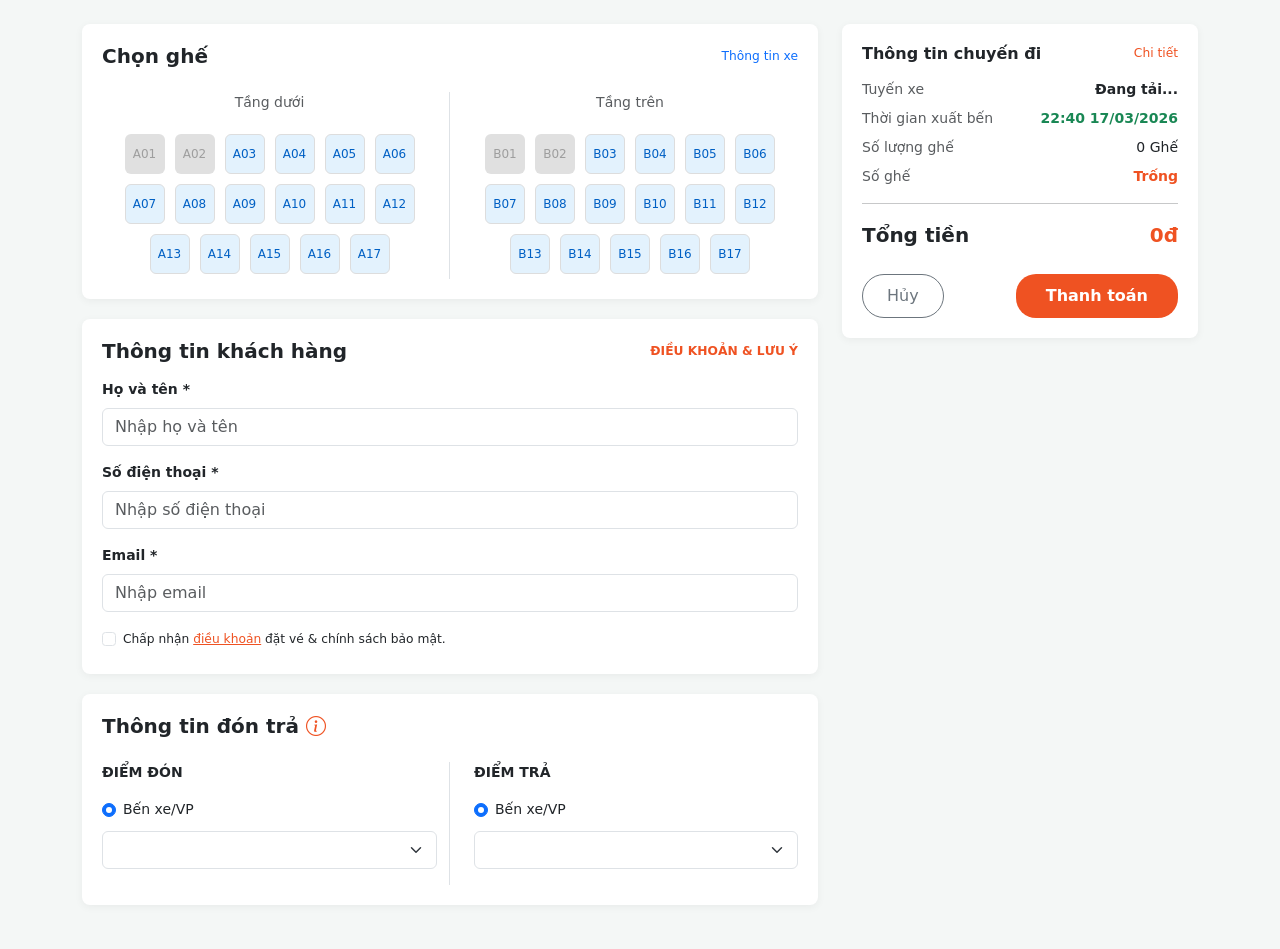
<file: src/main/resources/templates/booking.html>
<!doctype html>
<html xmlns:th="http://www.thymeleaf.org">
  <head>
    <meta charset="UTF-8" />
    <title>BanVeXe - Đặt vé</title>
    <link
      href="https://cdn.jsdelivr.net/npm/bootstrap@5.3.0/dist/css/bootstrap.min.css"
      rel="stylesheet"
    />
    <link
      rel="stylesheet"
      href="https://cdn.jsdelivr.net/npm/bootstrap-icons@1.11.3/font/bootstrap-icons.min.css"
    />
    <style>
      :root {
        --futa-orange: #ef5222;
      }
      body {
        background-color: #f4f7f6;
        font-size: 14px;
      }
      .card-custom {
        background: white;
        border-radius: 8px;
        padding: 20px;
        margin-bottom: 20px;
        border: none;
        box-shadow: 0 2px 8px rgba(0, 0, 0, 0.05);
      }
      .seat {
        width: 40px;
        height: 40px;
        border: 1px solid #ddd;
        border-radius: 6px;
        display: flex;
        align-items: center;
        justify-content: center;
        cursor: pointer;
        background: #e3f2fd;
        color: #0060c4;
        margin: 5px;
        font-size: 12px;
      }
      .seat.booked {
        background: #e0e0e0;
        color: #9e9e9e;
        cursor: not-allowed;
        border: none;
      }
      .seat.selecting {
        background: #fff3f0;
        border: 1px solid var(--futa-orange);
        color: var(--futa-orange);
        font-weight: bold;
      }
      .text-orange {
        color: var(--futa-orange);
      }
      .btn-payment {
        background-color: var(--futa-orange);
        color: white;
        border: none;
        padding: 10px 30px;
        border-radius: 20px;
        font-weight: bold;
      }
    </style>
  </head>
  <body>
    <div class="container py-4">
      <div class="row">
        <div class="col-lg-8">
          <div class="card-custom">
            <div class="d-flex justify-content-between align-items-center mb-4">
              <h5 class="fw-bold m-0">Chọn ghế</h5>
              <a href="#" class="text-primary text-decoration-none small"
                >Thông tin xe</a
              >
            </div>
            <div class="row text-center">
              <div class="col-6 border-end">
                <p class="text-muted">Tầng dưới</p>
                <div
                  class="d-flex flex-wrap justify-content-center"
                  id="lower-deck"
                ></div>
              </div>
              <div class="col-6">
                <p class="text-muted">Tầng trên</p>
                <div
                  class="d-flex flex-wrap justify-content-center"
                  id="upper-deck"
                ></div>
              </div>
            </div>
          </div>

          <div class="card-custom">
            <div class="d-flex justify-content-between align-items-center mb-3">
              <h5 class="fw-bold m-0">Thông tin khách hàng</h5>
              <a href="#" class="text-orange text-decoration-none fw-bold small"
                >ĐIỀU KHOẢN & LƯU Ý</a
              >
            </div>
            <div class="row g-3">
              <div class="col-md-12">
                <label class="form-label fw-bold">Họ và tên *</label>
                <input
                  type="text"
                  id="fullName"
                  class="form-control"
                  placeholder="Nhập họ và tên"
                />
              </div>
              <div class="col-md-12">
                <label class="form-label fw-bold">Số điện thoại *</label>
                <input
                  type="text"
                  id="phone"
                  class="form-control"
                  placeholder="Nhập số điện thoại"
                />
              </div>
              <div class="col-md-12">
                <label class="form-label fw-bold">Email *</label>
                <input
                  type="email"
                  id="email"
                  class="form-control"
                  placeholder="Nhập email"
                />
              </div>
              <div class="col-12 mt-3">
                <div class="form-check">
                  <input class="form-check-input" type="checkbox" id="terms" />
                  <label class="form-check-label small" for="terms">
                    Chấp nhận <a href="#" class="text-orange">điều khoản</a> đặt
                    vé & chính sách bảo mật.
                  </label>
                </div>
              </div>
            </div>
          </div>

          <div class="card-custom">
            <h5 class="fw-bold mb-4">
              Thông tin đón trả <i class="bi bi-info-circle text-orange"></i>
            </h5>
            <div class="row">
              <div class="col-md-6 border-end">
                <p class="fw-bold">ĐIỂM ĐÓN</p>
                <div class="form-check mb-2">
                  <input
                    class="form-check-input"
                    type="radio"
                    name="pick"
                    checked
                  />
                  <label class="form-check-label">Bến xe/VP</label>
                </div>
                <select class="form-select mb-3" id="pickPoint"></select>
              </div>
              <div class="col-md-6 ps-md-4">
                <p class="fw-bold">ĐIỂM TRẢ</p>
                <div class="form-check mb-2">
                  <input
                    class="form-check-input"
                    type="radio"
                    name="drop"
                    checked
                  />
                  <label class="form-check-label">Bến xe/VP</label>
                </div>
                <select class="form-select mb-3" id="dropPoint"></select>
              </div>
            </div>
          </div>
        </div>

        <div class="col-lg-4">
          <div class="card-custom">
            <div class="d-flex justify-content-between align-items-center mb-3">
              <h6 class="fw-bold m-0">Thông tin chuyến đi</h6>
              <a href="#" class="text-orange text-decoration-none small"
                >Chi tiết</a
              >
            </div>
            <div class="d-flex justify-content-between mb-2">
              <span class="text-muted">Tuyến xe</span>
              <span class="fw-bold" id="route-name">Đang tải...</span>
            </div>
            <div class="d-flex justify-content-between mb-2">
              <span class="text-muted">Thời gian xuất bến</span>
              <span class="text-success fw-bold">22:40 17/03/2026</span>
            </div>
            <div class="d-flex justify-content-between mb-2">
              <span class="text-muted">Số lượng ghế</span>
              <span id="seat-count">0 Ghế</span>
            </div>
            <div class="d-flex justify-content-between">
              <span class="text-muted">Số ghế</span>
              <span class="text-orange fw-bold" id="seat-list">Trống</span>
            </div>
            <hr />
            <div class="d-flex justify-content-between align-items-center">
              <span class="fw-bold fs-5">Tổng tiền</span>
              <span class="text-orange fw-bold fs-5" id="total-price">0đ</span>
            </div>
            <div class="mt-4 d-flex justify-content-between">
              <button
                class="btn btn-outline-secondary rounded-pill px-4"
                onclick="history.back()"
              >
                Hủy
              </button>
              <button class="btn btn-payment" onclick="submitBooking()">
                Thanh toán
              </button>
            </div>
          </div>
        </div>
      </div>
    </div>

    <script>
      const API_BASE = "http://localhost:8080/api";
      const urlParams = new URLSearchParams(window.location.search);
      const routeId = urlParams.get("routeId");
      const tripId =
        urlParams.get("tripId") || sessionStorage.getItem("tripId");

      let selectedSeats = [];
      let pricePerSeat = 0; // ✅ FIX: dùng let

      document.addEventListener("DOMContentLoaded", () => {
        loadRouteInfo();
        loadTripInfo(); // 🔥 load giá vé
        renderSeats();
        loadUserInfo();
      });

      // =========================
      // 🔥 LOAD TRIP (LẤY GIÁ)
      // =========================
      async function loadTripInfo() {
        const urlParams = new URLSearchParams(window.location.search);
        const tripId = urlParams.get("tripId");

        if (!tripId) {
          console.error("Không tìm thấy tripId trên URL");
          return;
        }

        try {
          // Đảm bảo dùng đúng đường dẫn API
          const res = await fetch(`${API_BASE}/trips/${tripId}`);

          if (!res.ok) {
            console.error("Lỗi server khi lấy thông tin Trip:", res.status);
            return;
          }

          const data = await res.json();
          console.log("Dữ liệu Trip nhận được:", data);

          // FIX: Kiểm tra chính xác tên trường Backend trả về (có thể là price hoặc pricePerTicket)
          pricePerSeat = data.pricePerTicket || data.price || 0;

          // Cập nhật giao diện nếu có thông tin thời gian xuất bến từ DB
          if (data.departureTime) {
            const date = new Date(data.departureTime);
            const timeStr = date.toLocaleTimeString("vi-VN", {
              hour: "2-digit",
              minute: "2-digit",
            });
            const dateStr = date.toLocaleDateString("vi-VN");
            document.querySelector(".text-success.fw-bold").innerText =
              `${timeStr} ${dateStr}`;
          }

          updateSummary(); // Gọi hàm này để tính lại tiền (0 ghế * giá)
        } catch (e) {
          console.error("Lỗi kết nối API Trip:", e);
        }
      }

      // =========================
      // LOAD ROUTE
      // =========================
      async function loadRouteInfo() {
        if (!routeId) return;

        try {
          const res = await fetch(`${API_BASE}/routes/${routeId}`);
          const data = await res.json();

          document.getElementById("route-name").innerText =
            `${data.departureLocation} - ${data.arrivalLocation}`;

          document.getElementById("pickPoint").innerHTML =
            `<option>BX ${data.departureLocation}</option>`;
          document.getElementById("dropPoint").innerHTML =
            `<option>BX ${data.arrivalLocation}</option>`;
        } catch (e) {
          console.error(e);
        }
      }

      // =========================
      // VẼ GHẾ
      // =========================
      function renderSeats() {
        const lower = document.getElementById("lower-deck");
        const upper = document.getElementById("upper-deck");

        // Giả lập danh sách ghế đã có người đặt từ database
        const booked = ["A01", "A02", "B01", "B02"];

        let lowerHtml = "";
        let upperHtml = "";

        for (let i = 1; i <= 17; i++) {
          const code = i < 10 ? `0${i}` : i;
          lowerHtml += createSeat("A" + code, booked);
          upperHtml += createSeat("B" + code, booked);
        }

        lower.innerHTML = lowerHtml;
        upper.innerHTML = upperHtml;
      }

      function createSeat(id, booked) {
        const isBooked = booked.includes(id);

        return `
      <div class="seat ${isBooked ? "booked" : ""}" 
        id="seat-${id}" 
        onclick="${isBooked ? "" : `selectSeat('${id}')`}">
        ${id}
      </div>`;
      }

      // =========================
      // CHỌN GHẾ
      // =========================
      function selectSeat(id) {
        const el = document.getElementById(`seat-${id}`);

        if (selectedSeats.includes(id)) {
          selectedSeats = selectedSeats.filter((s) => s !== id);
          el.classList.remove("selecting");
        } else {
          if (selectedSeats.length >= 5) {
            return alert("Chỉ được chọn tối đa 5 ghế!");
          }
          selectedSeats.push(id);
          el.classList.add("selecting");
        }

        updateSummary();
      }

      // =========================
      // CẬP NHẬT GIÁ
      // =========================
      function updateSummary() {
        document.getElementById("seat-count").innerText =
          selectedSeats.length + " Ghế";

        document.getElementById("seat-list").innerText =
          selectedSeats.length > 0 ? selectedSeats.join(", ") : "Trống";

        document.getElementById("total-price").innerText =
          (selectedSeats.length * pricePerSeat).toLocaleString() + "đ";
      }

      // =========================
      // LOAD USER
      // =========================
      function loadUserInfo() {
        const userData = localStorage.getItem("user");
        if (userData && userData !== "undefined") {
          const user = JSON.parse(userData);
          // Tiến hành đổ dữ liệu vào Form (Họ tên, Email, SĐT)
        } else {
          console.warn("Chưa có thông tin người dùng trong storage.");
        }
      }

      // =========================
      // SUBMIT BOOKING
      // =========================
      async function submitBooking() {
        const name = document.getElementById("fullName").value.trim();
        const phone = document.getElementById("phone").value.trim();
        const email = document.getElementById("email").value.trim();
        const userId = localStorage.getItem("userId");
        if (selectedSeats.length === 0) return alert("Vui lòng chọn ghế!");

        // Kiểm tra thông tin tự nhập
        if (!name || !phone || !email) {
          return alert("Vui lòng nhập đầy đủ thông tin khách hàng!");
        }

        if (!document.getElementById("terms").checked) {
          return alert("Bạn phải đồng ý với điều khoản!");
        }
        if (!userId) {
          alert("Vui lòng đăng nhập để đặt vé!");
          window.location.href = "/login";
          return;
        }
        const routeName = document.getElementById("route-name").innerText;

        const bookingData = {
          tripId: tripId,
          userId: userId,
          seats: selectedSeats,
          customerName: name,
          customerPhone: phone,
          customerEmail: email,
          routeName: routeName,
          totalAmount: selectedSeats.length * pricePerSeat,
        };

        // Lưu vào sessionStorage để trang /payment có thể lấy ra dùng
        sessionStorage.setItem("pendingBooking", JSON.stringify(bookingData));
        window.location.href = "/payment";
      }
    </script>
  </body>
</html>
</file>
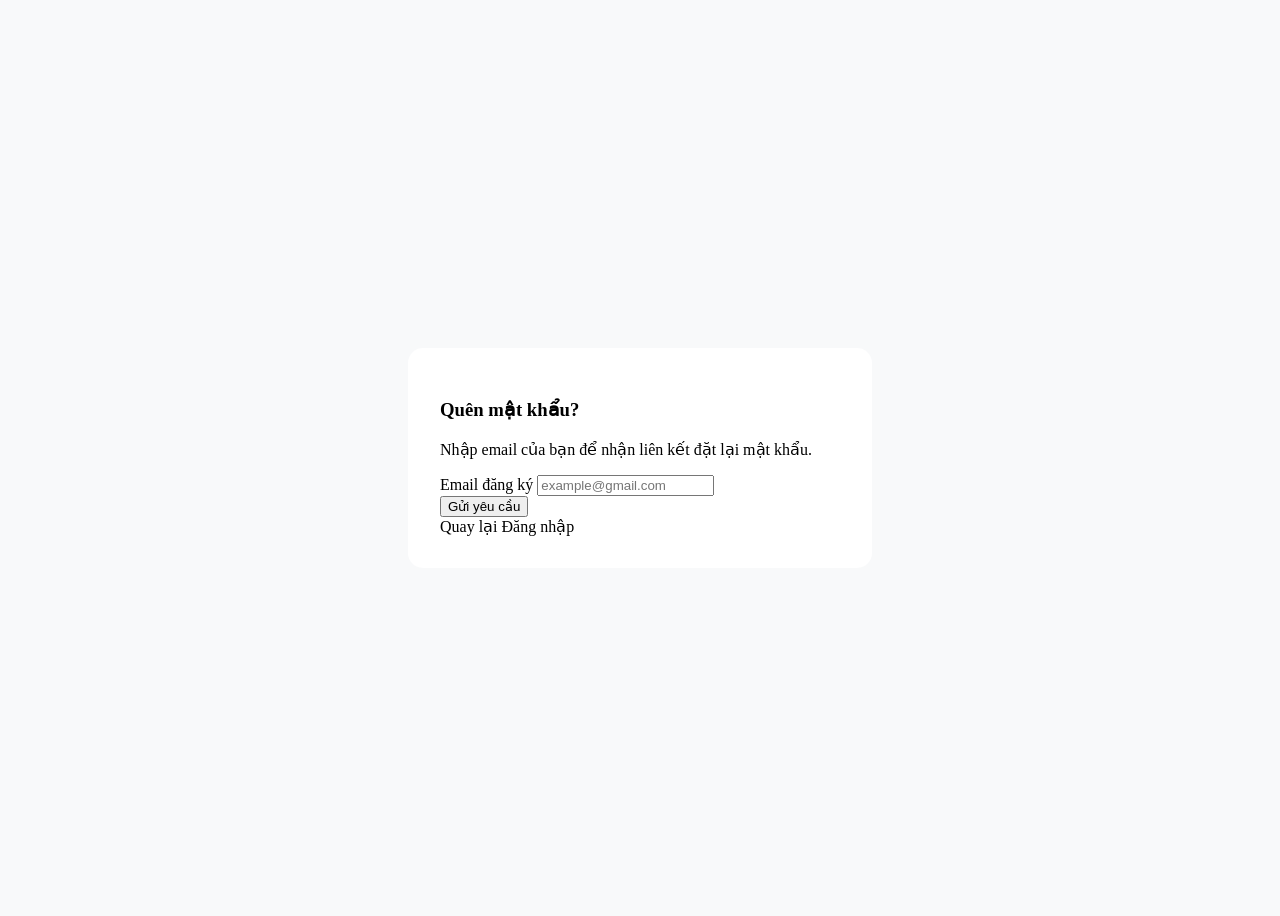
<file: src/main/resources/templates/forgot-password.html>
<!DOCTYPE html>
<html xmlns:th="http://www.thymeleaf.org">
<head>
    <title>Quên mật khẩu - BANVEXE</title>
    <link th:href="@{https://cdn.jsdelivr.net/npm/bootstrap@5.3.0/dist/css/bootstrap.min.css}" rel="stylesheet" />
    <style>
        body { background-color: #f8f9fa; display: flex; align-items: center; min-height: 100vh; }
        .forgot-card { max-width: 400px; width: 100%; margin: auto; padding: 2rem; border-radius: 15px; background: white; shadow: 0 4px 6px rgba(0,0,0,0.1); }
    </style>
</head>
<body>
    <div class="forgot-card shadow-sm">
        <h3 class="fw-bold text-danger text-center mb-3">Quên mật khẩu?</h3>
        <p class="text-muted text-center small mb-4">Nhập email của bạn để nhận liên kết đặt lại mật khẩu.</p>
        
        <form th:action="@{/forgot-password}" method="post">
            <div class="mb-3">
                <label class="form-label fw-bold">Email đăng ký</label>
                <input type="email" name="email" class="form-control" placeholder="example@gmail.com" required>
            </div>
            <button type="submit" class="btn btn-danger w-100 fw-bold py-2">Gửi yêu cầu</button>
        </form>
        
        <div class="text-center mt-3">
            <a th:href="@{/login}" class="text-decoration-none small text-muted">Quay lại Đăng nhập</a>
        </div>
    </div>
</body>
</html>
</file>
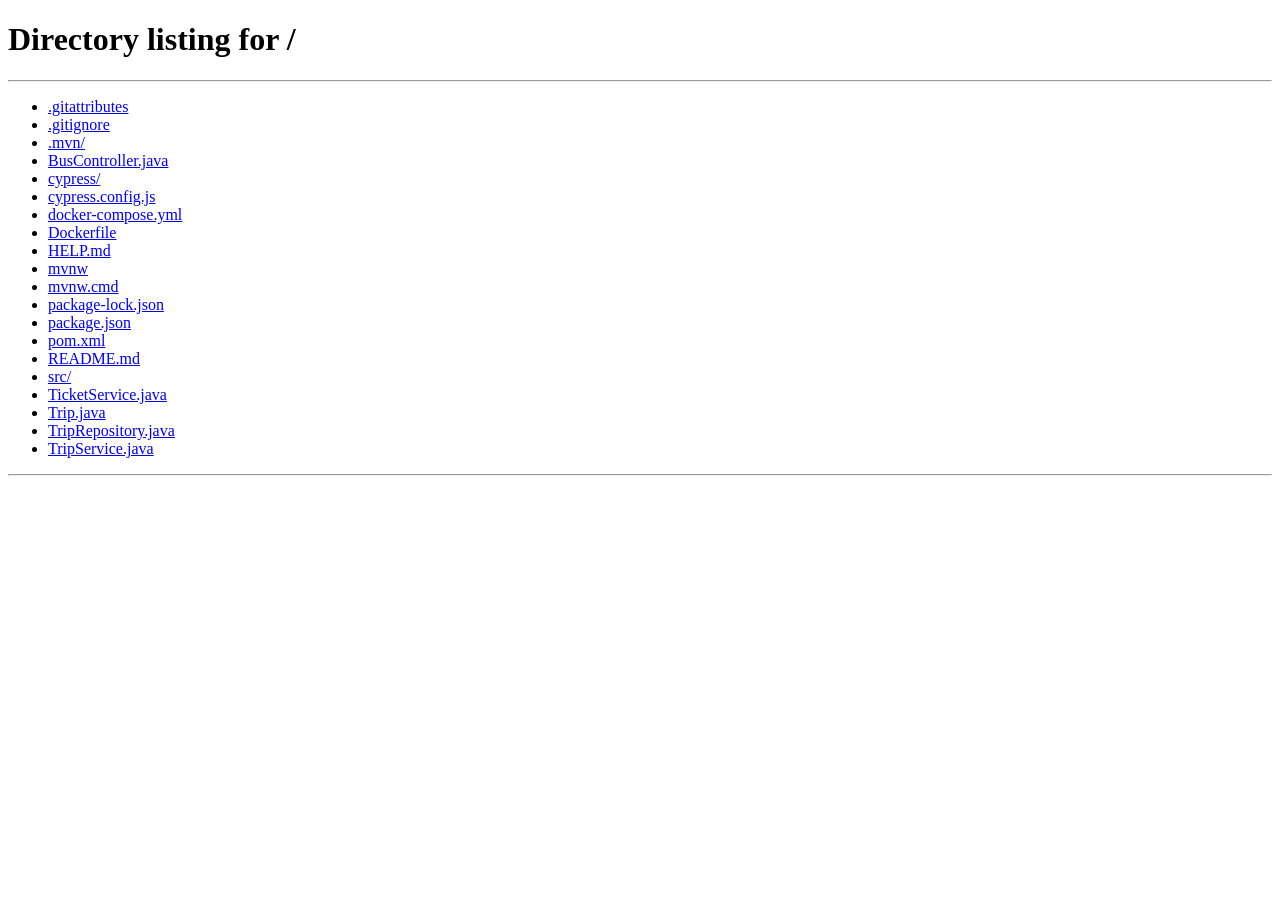
<file: src/main/resources/templates/payment.html>
<!doctype html>
<html xmlns:th="http://www.thymeleaf.org">
  <head>
    <meta charset="UTF-8" />
    <title>Thanh toán - BanVeXe</title>
    <link
      href="https://cdn.jsdelivr.net/npm/bootstrap@5.3.0/dist/css/bootstrap.min.css"
      rel="stylesheet"
    />
    <link
      rel="stylesheet"
      href="https://cdn.jsdelivr.net/npm/bootstrap-icons@1.11.1/font/bootstrap-icons.css"
    />
    <style>
      :root {
        --futa-orange: #ef5222;
        --futa-light: #fff9f7;
      }
      body {
        background-color: #f4f7f6;
        font-family: "Segoe UI", Tahoma, Geneva, Verdana, sans-serif;
      }
      .payment-container {
        max-width: 900px;
        margin: 40px auto;
      }
      .card-custom {
        background: white;
        border-radius: 12px;
        padding: 25px;
        border: none;
        box-shadow: 0 4px 15px rgba(0, 0, 0, 0.05);
        height: 100%;
      }

      /* Style cho các item phương thức thanh toán */
      .method-item {
        border: 1px solid #eee;
        border-radius: 8px;
        padding: 15px;
        margin-bottom: 12px;
        cursor: pointer;
        transition: 0.3s;
        position: relative;
      }
      .method-item:hover {
        border-color: var(--futa-orange);
        background: var(--futa-light);
      }
      .form-check-input:checked ~ .form-check-label {
        font-weight: bold;
        color: var(--futa-orange);
      }
      .method-item input:checked + label {
        color: var(--futa-orange);
      }

      .price-total {
        font-size: 26px;
        color: var(--futa-orange);
        font-weight: bold;
      }
      .btn-pay {
        background-color: var(--futa-orange);
        border: none;
        transition: 0.3s;
      }
      .btn-pay:hover {
        background-color: #d43f14;
        transform: translateY(-2px);
      }
      .btn-pay:disabled {
        background-color: #ccc;
      }
    </style>
  </head>
  <body>
    <div class="container payment-container">
      <h4 class="fw-bold mb-4 text-center text-uppercase">Thanh toán vé xe</h4>

      <div class="row g-4">
        <div class="col-md-7">
          <div class="card-custom">
            <h6 class="fw-bold mb-3">
              <i class="bi bi-wallet2 me-2"></i>Chọn phương thức thanh toán
            </h6>

            <div class="method-item">
              <div class="form-check">
                <input
                  class="form-check-input"
                  type="radio"
                  name="payMethod"
                  id="momo"
                  value="MOMO"
                  checked
                />
                <label class="form-check-label w-100" for="momo">
                  <img
                    src="https://upload.wikimedia.org/wikipedia/vi/f/fe/MoMo_Logo.png"
                    width="24"
                    class="me-2"
                  />
                  Ví MoMo
                </label>
              </div>
            </div>

            <div class="method-item">
              <div class="form-check">
                <input
                  class="form-check-input"
                  type="radio"
                  name="payMethod"
                  id="payos"
                  value="PAYOS"
                />
                <label class="form-check-label w-100" for="payos">
                  <img
                    src="https://vnpay.vn/wp-content/uploads/2020/07/Icon-VNPAY-QR.png"
                    width="24"
                    class="me-2"
                  />
                  Cổng PayOS (QR Ngân hàng)
                </label>
              </div>
            </div>

            <div class="method-item">
              <div class="form-check">
                <input
                  class="form-check-input"
                  type="radio"
                  name="payMethod"
                  id="payLater"
                  value="LATER"
                />
                <label class="form-check-label w-100" for="payLater">
                  <i class="bi bi-cash-stack me-2 fs-5 text-success"></i> Thanh
                  toán tại quầy (Thanh toán sau)
                </label>
              </div>
            </div>

            <p class="text-muted small mt-3 italic">
              * Lưu ý: Đối với thanh toán tại quầy, quý khách vui lòng có mặt
              trước 30 phút để nhận vé.
            </p>
          </div>
        </div>

        <div class="col-md-5">
          <div class="card-custom border-top border-4 border-danger">
            <h6 class="fw-bold border-bottom pb-2 mb-3">Chi tiết chuyến đi</h6>
            <div class="mb-3">
              <div class="d-flex justify-content-between mb-2">
                <span class="text-muted">Tuyến xe:</span>
                <span id="route-info" class="fw-bold text-end">...</span>
              </div>
              <div class="d-flex justify-content-between mb-2">
                <span class="text-muted">Số ghế:</span>
                <span id="seat-info" class="fw-bold text-primary">...</span>
              </div>
              <div class="d-flex justify-content-between mb-2">
                <span class="text-muted">Hành khách:</span>
                <span id="name-info" class="fw-bold">...</span>
              </div>
            </div>

            <div class="bg-light p-3 rounded text-center">
              <p class="mb-1 text-muted small uppercase fw-bold">
                Tổng tiền thanh toán
              </p>
              <p class="price-total mb-0" id="total-info">0đ</p>
            </div>

            <button
              id="btnSubmit"
              class="btn btn-danger btn-pay w-100 fw-bold py-3 mt-4 rounded-pill shadow-sm"
              onclick="handleProcess()"
            >
              XÁC NHẬN ĐẶT VÉ
            </button>
          </div>
        </div>
      </div>
    </div>

    <script>
      // 1. Tự động load dữ liệu từ Booking
      document.addEventListener("DOMContentLoaded", () => {
        const bookingData = JSON.parse(
          sessionStorage.getItem("pendingBooking"),
        );

        if (bookingData) {
          document.getElementById("route-info").innerText =
            bookingData.routeName || "N/A";
          document.getElementById("seat-info").innerText =
            bookingData.seats || "N/A";
          document.getElementById("name-info").innerText =
            bookingData.customerName || "Khách hàng";
          document.getElementById("total-info").innerText =
            (bookingData.totalAmount || 0).toLocaleString() + "đ";
        } else {
          alert("Phiên làm việc hết hạn!");
          window.location.href = "/";
        }
      });

      // 2. Hàm xử lý chính khi nhấn nút
      async function handleProcess() {
        const payMethod = document.querySelector(
          'input[name="payMethod"]:checked',
        ).value;
        const btn = document.getElementById("btnSubmit");
        const bookingData = JSON.parse(
          sessionStorage.getItem("pendingBooking"),
        );

        btn.disabled = true;
        btn.innerHTML = `<span class="spinner-border spinner-border-sm"></span> ĐANG XỬ LÝ...`;

        try {
          if (payMethod === "LATER") {
            // GỌI API THANH TOÁN SAU
            await processPayLater(bookingData);
          } else {
            // GỌI API THANH TOÁN ONLINE (PAYOS)
            await processPayOnline(bookingData);
          }
        } catch (error) {
          alert("Lỗi: " + error.message);
          btn.disabled = false;
          btn.innerText = "XÁC NHẬN ĐẶT VÉ";
        }
      }

      // 3. Xử lý Thanh toán sau
      async function processPayLater(data) {
        // 1. Chuẩn bị lại object để khớp với Entity/DTO trong Java
        const payload = {
          tripId: data.tripId,
          customerName: data.customerName,
          customerPhone: data.customerPhone,
          customerEmail: data.customerEmail,
          // Đảm bảo seats là mảng hoặc chuỗi tùy theo Backend của bạn
          // Nếu Backend cần chuỗi "B04,B13" thì dùng data.seats.join(",")
          seatNumbers: Array.isArray(data.seats) ? data.seats : [data.seats],
          totalAmount: data.totalAmount,
          paymentStatus: "PENDING",
          paymentMethod: "CASH",
        };

        console.log("Dữ liệu gửi lên Backend:", payload);

        const response = await fetch("/api/payment/pay-later", {
          method: "POST",
          headers: { "Content-Type": "application/json" },
          body: JSON.stringify(payload),
        });

        if (response.ok) {
          // Xóa session sau khi đặt thành công
          sessionStorage.removeItem("pendingBooking");
          alert("Đặt chỗ thành công! Mã vé đã được lưu.");
          window.location.href = "/payment/success";
        } else {
          // Đọc chi tiết lỗi từ server để debug
          const errorDetail = await response.text();
          console.error("Server Error:", errorDetail);
          throw new Error("Server báo lỗi: " + errorDetail);
        }
      }

      // 4. Xử lý Thanh toán Online (PayOS)
      async function processPayOnline(data) {
        const response = await fetch("/api/payment/create", {
          method: "POST",
          headers: { "Content-Type": "application/json" },
          body: JSON.stringify({
            amount: data.totalAmount,
            seats: data.seats,
            customerName: data.customerName,
          }),
        });

        const result = await response.json();
        if (result.checkoutUrl) {
          window.location.href = result.checkoutUrl;
        } else {
          throw new Error("Lỗi tạo link thanh toán.");
        }
      }
    </script>

    <script src="https://cdn.jsdelivr.net/npm/bootstrap@5.3.0/dist/js/bootstrap.bundle.min.js"></script>
  </body>
</html>
</file>
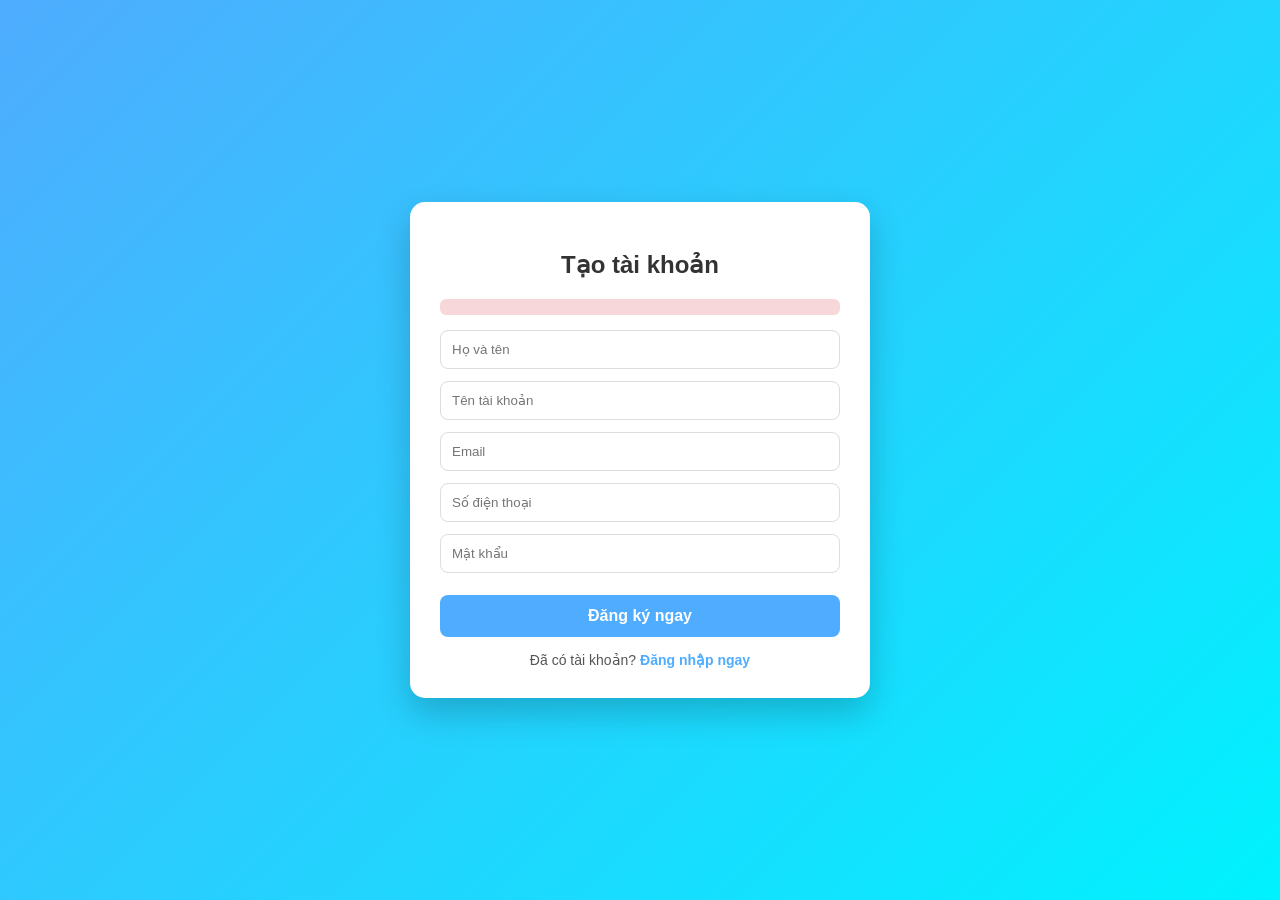
<file: src/main/resources/templates/register.html>
<!DOCTYPE html>
<html lang="vi" xmlns:th="http://www.thymeleaf.org">
<head>
    <meta charset="UTF-8" />
    <meta name="viewport" content="width=device-width, initial-scale=1.0" />
    <title>Đăng ký - BANVEXE</title>
    <style>
        body {
            margin: 0; height: 100vh; display: flex; justify-content: center; align-items: center;
            font-family: 'Segoe UI', Tahoma, Geneva, Verdana, sans-serif;
            background: linear-gradient(135deg, #4facfe 0%, #00f2fe 100%);
        }
        .card {
            width: 400px; background: white; padding: 30px; border-radius: 15px;
            box-shadow: 0 15px 35px rgba(0, 0, 0, 0.2);
        }
        h2 { text-align: center; margin-bottom: 20px; color: #333; font-weight: 700; }
        .form-group { margin-bottom: 12px; }
        input {
            width: 100%; padding: 11px; border: 1px solid #ddd; border-radius: 8px;
            box-sizing: border-box; transition: all 0.3s ease;
        }
        input:focus { outline: none; border-color: #4facfe; box-shadow: 0 0 8px rgba(79, 172, 254, 0.2); }
        
        /* Nút đăng ký */
        button[type="submit"] {
            width: 100%; padding: 12px; border: none; border-radius: 8px;
            background: #4facfe; color: white; font-size: 16px; font-weight: 600;
            cursor: pointer; transition: background 0.3s; margin-top: 10px;
        }
        button[type="submit"]:hover { background: #3794f5; }

        .link { text-align: center; margin-top: 15px; font-size: 14px; color: #555; }
        .link a { color: #4facfe; text-decoration: none; font-weight: 600; }
        
        .alert {
            padding: 8px; background-color: #f8d7da; color: #721c24;
            border-radius: 6px; margin-bottom: 15px; text-align: center; font-size: 13px;
        }
    </style>
</head>
<body>
    <div class="card">
        <h2>Tạo tài khoản</h2>

        <div th:if="${error}" class="alert" th:text="${error}"></div>

        <form th:action="@{/register}" method="post">
            <div class="form-group">
                <input type="text" name="fullName" placeholder="Họ và tên" required />
            </div>
            
            <div class="form-group">
                <input type="text" name="username" placeholder="Tên tài khoản" required />
            </div>

            <div class="form-group">
                <input type="email" name="email" placeholder="Email" required />
            </div>

            <div class="form-group">
                <input type="tel" name="phone" placeholder="Số điện thoại" required />
            </div>

            <div class="form-group">
                <input type="password" name="password" placeholder="Mật khẩu" required minlength="6" />
            </div>

            <button type="submit">Đăng ký ngay</button>
        </form>

        <div class="link">
            Đã có tài khoản? <a th:href="@{/login}">Đăng nhập ngay</a>
        </div>
    </div>
</body>
</html>
</file>
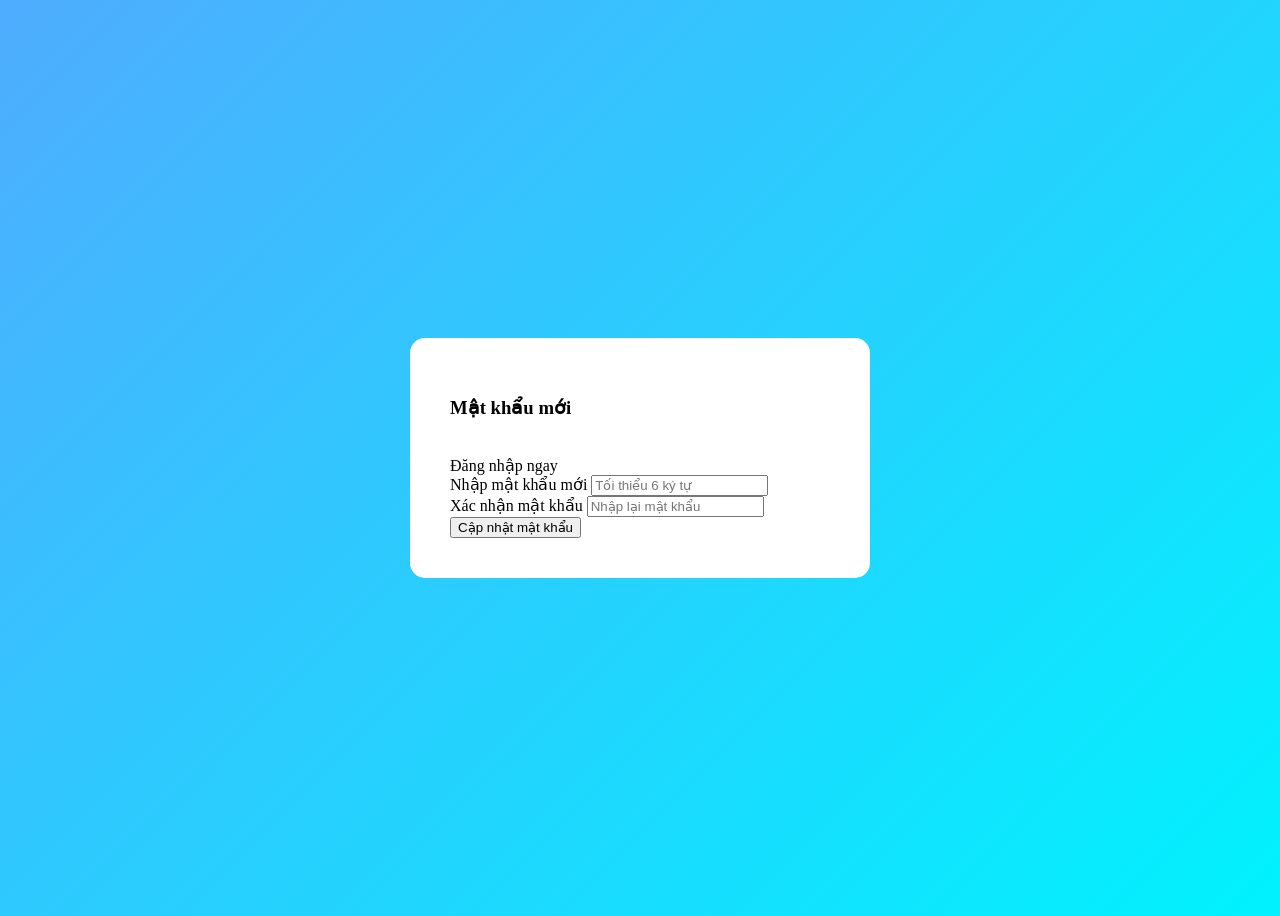
<file: src/main/resources/templates/reset-password.html>
<!DOCTYPE html>
<html lang="vi" xmlns:th="http://www.thymeleaf.org">
<head>
    <meta charset="UTF-8">
    <title>Đặt lại mật khẩu - BANVEXE</title>
    <link th:href="@{https://cdn.jsdelivr.net/npm/bootstrap@5.3.0/dist/css/bootstrap.min.css}" rel="stylesheet" />
    <style>
        body { background: linear-gradient(135deg, #4facfe 0%, #00f2fe 100%); min-height: 100vh; display: flex; align-items: center; }
        .reset-card { width: 380px; background: white; padding: 40px; border-radius: 15px; margin: auto; }
    </style>
</head>
<body>
    <div class="reset-card shadow">
        <h3 class="fw-bold text-center mb-4">Mật khẩu mới</h3>
        
        <div th:if="${success}" class="alert alert-success small text-center">
            <span th:text="${success}"></span><br>
            <a th:href="@{/login}" class="fw-bold">Đăng nhập ngay</a>
        </div>

        <form th:if="${success == null}" th:action="@{/reset-password}" method="post">
            <input type="hidden" name="token" th:value="${token}">
            
            <div class="mb-3">
                <label class="form-label small fw-bold">Nhập mật khẩu mới</label>
                <input type="password" name="password" class="form-control" placeholder="Tối thiểu 6 ký tự" required minlength="6">
            </div>
            
            <div class="mb-3">
                <label class="form-label small fw-bold">Xác nhận mật khẩu</label>
                <input type="password" class="form-control" placeholder="Nhập lại mật khẩu" required oninput="check(this)">
            </div>

            <button type="submit" class="btn btn-primary w-100 fw-bold">Cập nhật mật khẩu</button>
        </form>
    </div>

    <script>
        function check(input) {
            if (input.value != document.getElementsByName('password')[0].value) {
                input.setCustomValidity('Mật khẩu xác nhận không khớp.');
            } else {
                input.setCustomValidity('');
            }
        }
    </script>
</body>
</html>
</file>
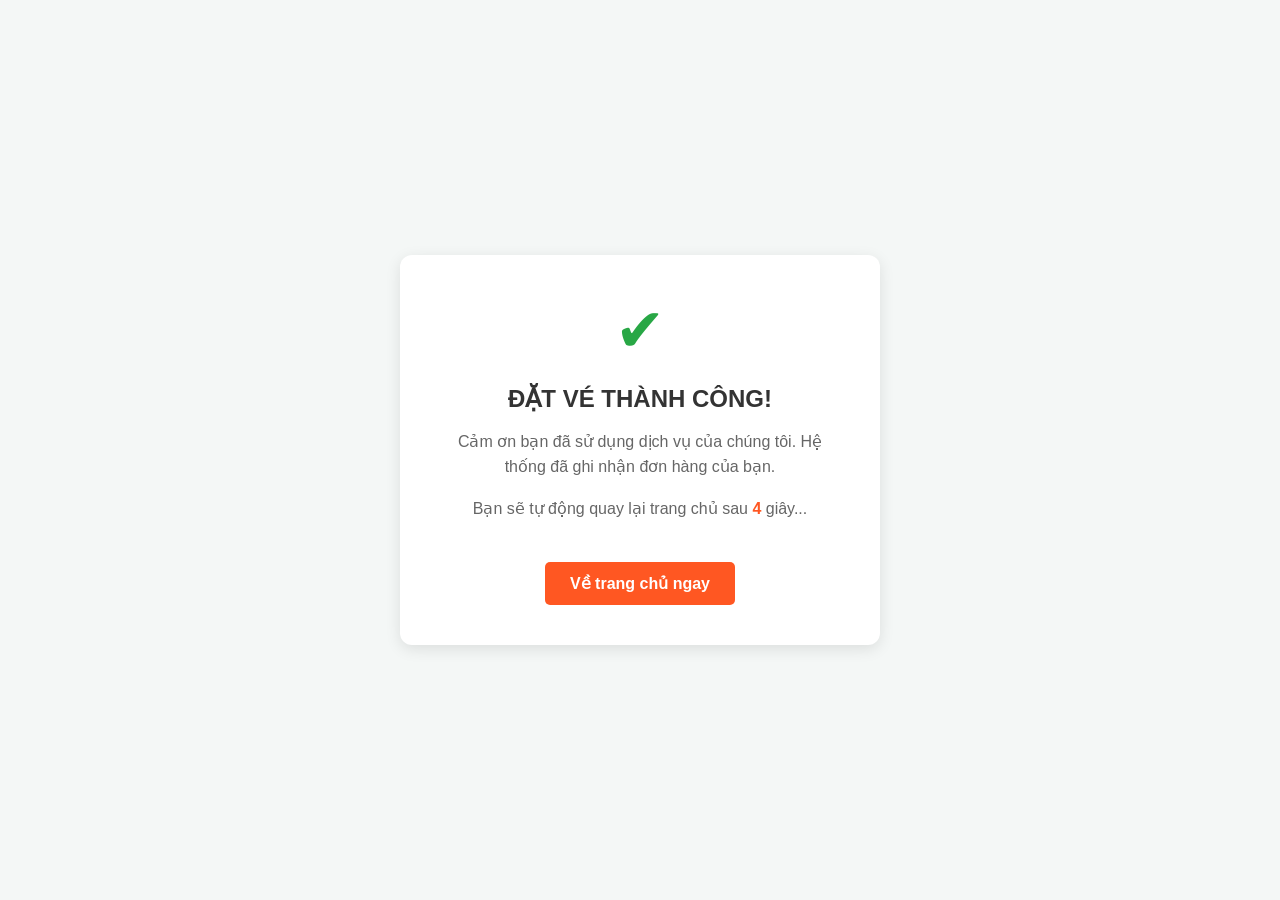
<file: src/main/resources/templates/success.html>
<!doctype html>
<html lang="vi">
  <head>
    <meta charset="UTF-8" />
    <meta name="viewport" content="width=device-width, initial-scale=1.0" />
    <title>Đặt vé thành công</title>
    <style>
      body {
        font-family: "Segoe UI", Tahoma, Geneva, Verdana, sans-serif;
        background-color: #f4f7f6;
        display: flex;
        justify-content: center;
        align-items: center;
        height: 100vh;
        margin: 0;
      }
      .card {
        background: white;
        padding: 40px;
        border-radius: 12px;
        box-shadow: 0 4px 15px rgba(0, 0, 0, 0.1);
        text-align: center;
        max-width: 400px;
      }
      .icon {
        font-size: 60px;
        color: #28a745;
        margin-bottom: 20px;
      }
      h2 {
        color: #333;
        margin: 0 0 10px;
      }
      p {
        color: #666;
        line-height: 1.6;
      }
      .btn-home {
        display: inline-block;
        margin-top: 25px;
        padding: 12px 25px;
        background-color: #ff5722;
        color: white;
        text-decoration: none;
        border-radius: 5px;
        font-weight: bold;
        transition: 0.3s;
      }
      .btn-home:hover {
        background-color: #e64a19;
      }
      #countdown {
        font-weight: bold;
        color: #ff5722;
      }
    </style>
  </head>
  <body>
    <div class="card">
      <div class="icon">✔</div>
      <h2>ĐẶT VÉ THÀNH CÔNG!</h2>
      <p>
        Cảm ơn bạn đã sử dụng dịch vụ của chúng tôi. Hệ thống đã ghi nhận đơn
        hàng của bạn.
      </p>
      <p>
        Bạn sẽ tự động quay lại trang chủ sau
        <span id="countdown">5</span> giây...
      </p>

      <a href="/" class="btn-home">Về trang chủ ngay</a>
    </div>

    <script>
      // Logic đếm ngược và chuyển hướng
      let seconds = 5;
      const countdownEl = document.getElementById("countdown");

      const timer = setInterval(() => {
        seconds--;
        countdownEl.textContent = seconds;
        if (seconds <= 0) {
          clearInterval(timer);
          window.location.href = "/"; // Đường dẫn trang chủ của bạn
        }
      }, 1000);
    </script>
  </body>
</html>
</file>
